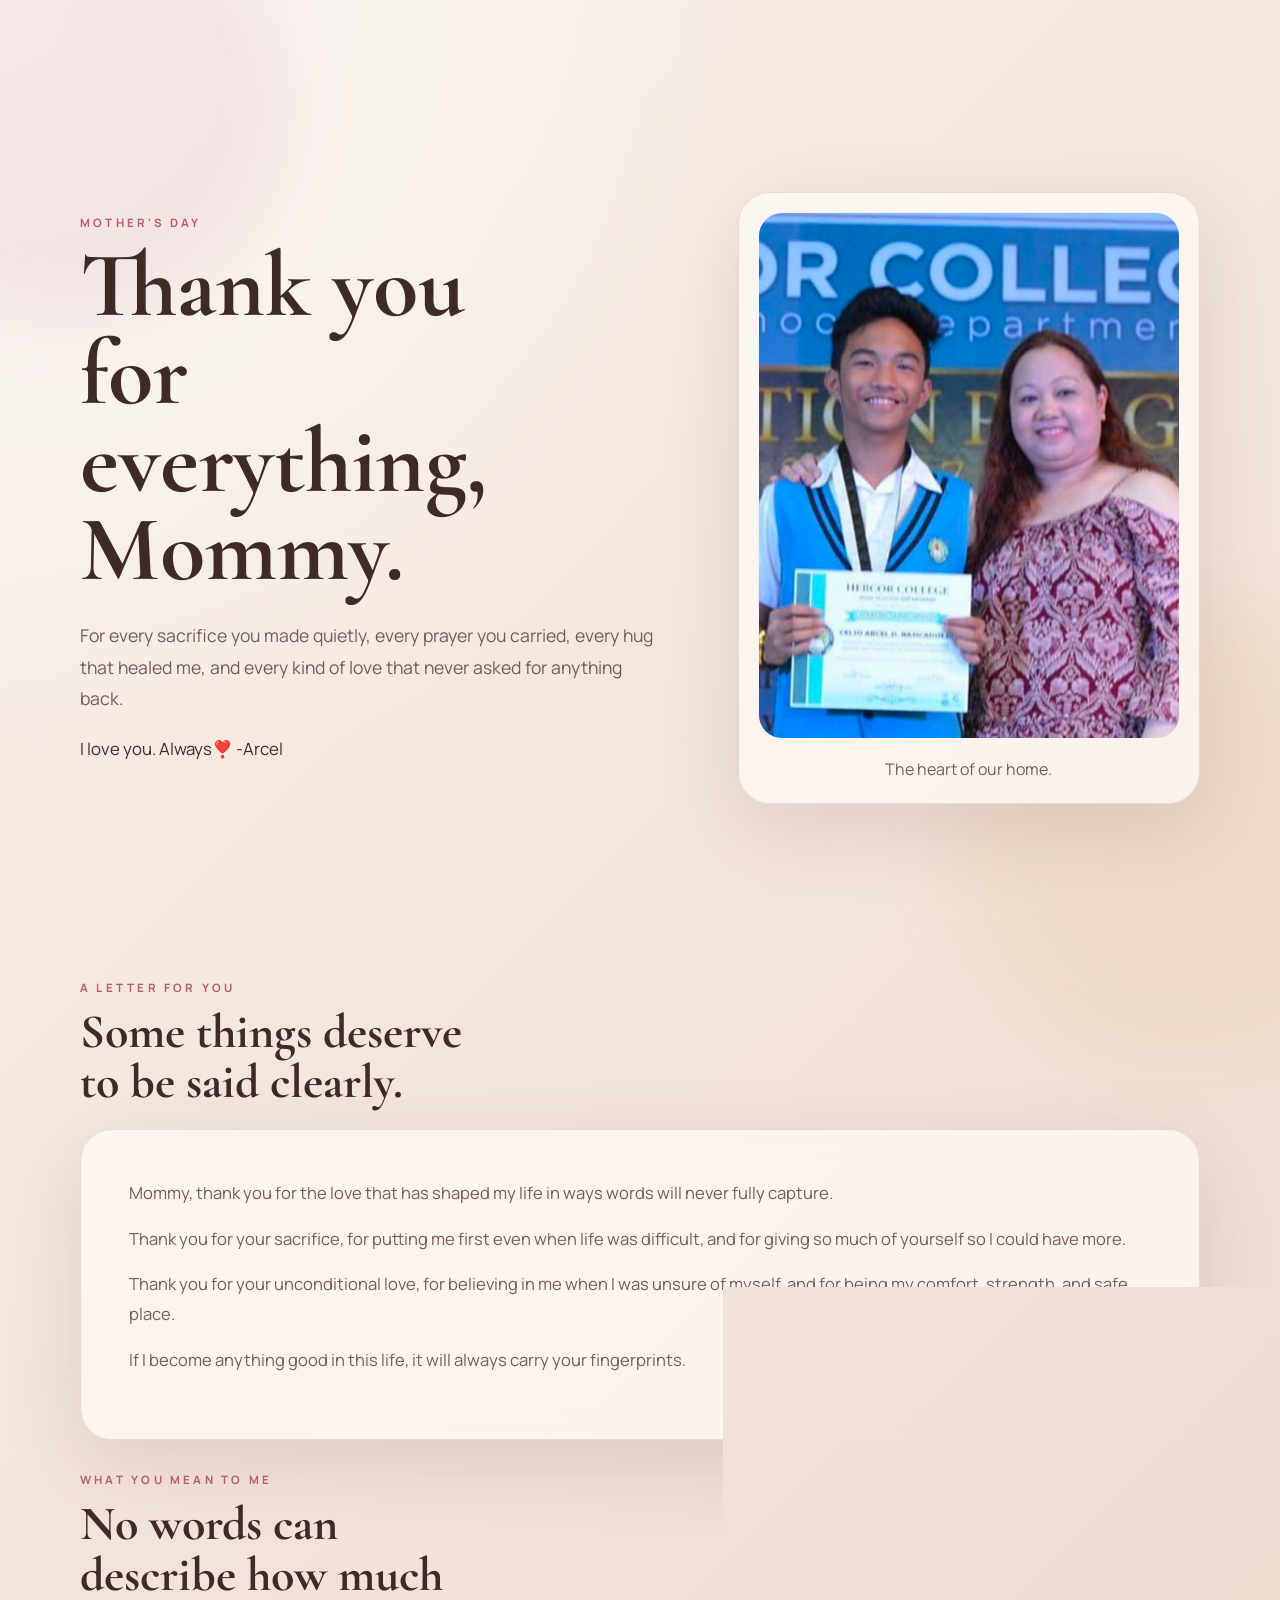
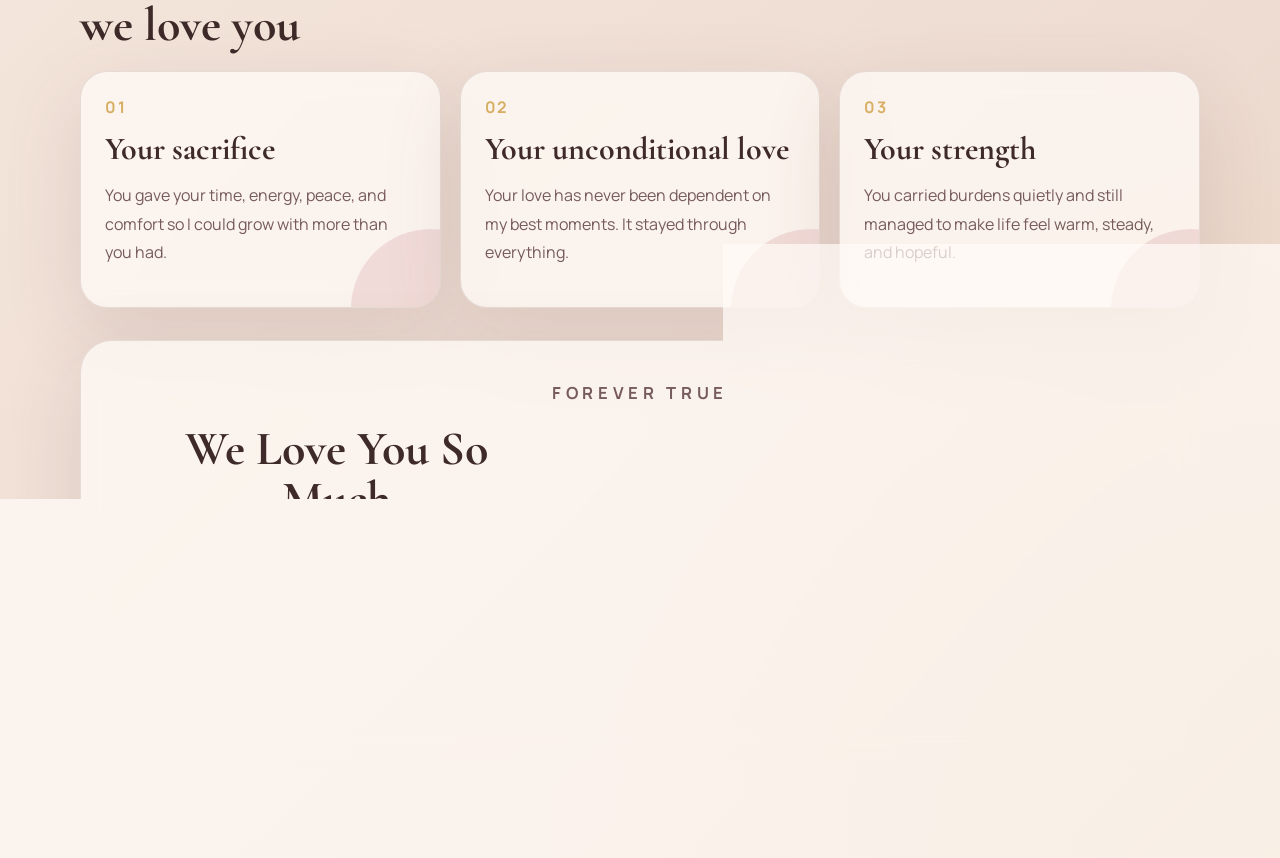
<file: index.html>
<!DOCTYPE html>
<html lang="en">
  <head>
    <meta charset="UTF-8" />
    <meta name="viewport" content="width=device-width, initial-scale=1.0" />
    <title>For Mommy, With Love</title>
    <link rel="preconnect" href="https://fonts.googleapis.com" />
    <link rel="preconnect" href="https://fonts.gstatic.com" crossorigin />
    <link
      href="https://fonts.googleapis.com/css2?family=Cormorant+Garamond:wght@400;500;600;700&family=Manrope:wght@400;500;600&display=swap"
      rel="stylesheet"
    />
    <link rel="stylesheet" href="style.css" />
  </head>
  <body>
    <div class="page-glow glow-left"></div>
    <div class="page-glow glow-right"></div>
    <div class="petals" aria-hidden="true"></div>

    <main class="shell">
      <section class="hero reveal">
        <div class="hero-copy">
          <p class="eyebrow">Mother's Day</p>
          <h1>Thank you for everything, Mommy.</h1>
          <p class="lede">
            For every sacrifice you made quietly, every prayer you carried,
            every hug that healed me, and every kind of love that never asked
            for anything back.
          </p>
          <p class="signature">I love you. Always❣️  -Arcel</p>
        </div>

        <div class="portrait-card">
          <div class="portrait-frame">
            <img
              src="images/bf8b063b-340c-4349-bfad-7f0e7c984e50.jpeg"
              alt="A beautiful photo of my mommy"
              class="portrait"
            />
            <div class="portrait-fallback">
              <span>Your mommy's photo goes here</span>
              <small>Place her image in the `images` folder and update the path here</small>
            </div>
          </div>
          <p class="caption">The heart of our home.</p>
        </div>
      </section>

      <section class="letter reveal">
        <div class="section-heading">
          <p class="eyebrow">A Letter For You</p>
          <h2>Some things deserve to be said clearly.</h2>
        </div>

        <div class="letter-card">
          <p>
            Mommy, thank you for the love that has shaped my life in ways words
            will never fully capture.
          </p>
          <p>
            Thank you for your sacrifice, for putting me first even when life
            was difficult, and for giving so much of yourself so I could have
            more.
          </p>
          <p>
            Thank you for your unconditional love, for believing in me when I
            was unsure of myself, and for being my comfort, strength, and safe
            place.
          </p>
          <p>
            If I become anything good in this life, it will always carry your
            fingerprints.
          </p>
        </div>
      </section>

      <section class="reasons reveal">
        <div class="section-heading">
          <p class="eyebrow">What You Mean To Me</p>
          <h2>No words can describe how much we love you</h2>
        </div>

        <div class="reason-grid">
          <article class="reason-card">
            <span class="reason-number">01</span>
            <h3>Your sacrifice</h3>
            <p>
              You gave your time, energy, peace, and comfort so I could grow
              with more than you had.
            </p>
          </article>

          <article class="reason-card">
            <span class="reason-number">02</span>
            <h3>Your unconditional love</h3>
            <p>
              Your love has never been dependent on my best moments. It stayed
              through everything.
            </p>
          </article>

          <article class="reason-card">
            <span class="reason-number">03</span>
            <h3>Your strength</h3>
            <p>
              You carried burdens quietly and still managed to make life feel
              warm, steady, and hopeful.
            </p>
          </article>
        </div>
      </section>

      <section class="closing reveal">
        <div class="closing-card">
          <p class="eyebrow">Forever True</p>
          <h2>We Love You So Much</h2>
          <p>
            Happy Mother's Day to the most beautiful soul I know. Thank you for
            everything you are, everything you've done, and every way you've
            loved me.
          </p>
          <p class="closing-line">I love you, Mommy.</p>
          <a class="gallery-link" href="photos.html">Please Open the photo page</a>
        </div>
      </section>
    </main>

    <script src="script.js"></script>
  </body>
</html>
</file>
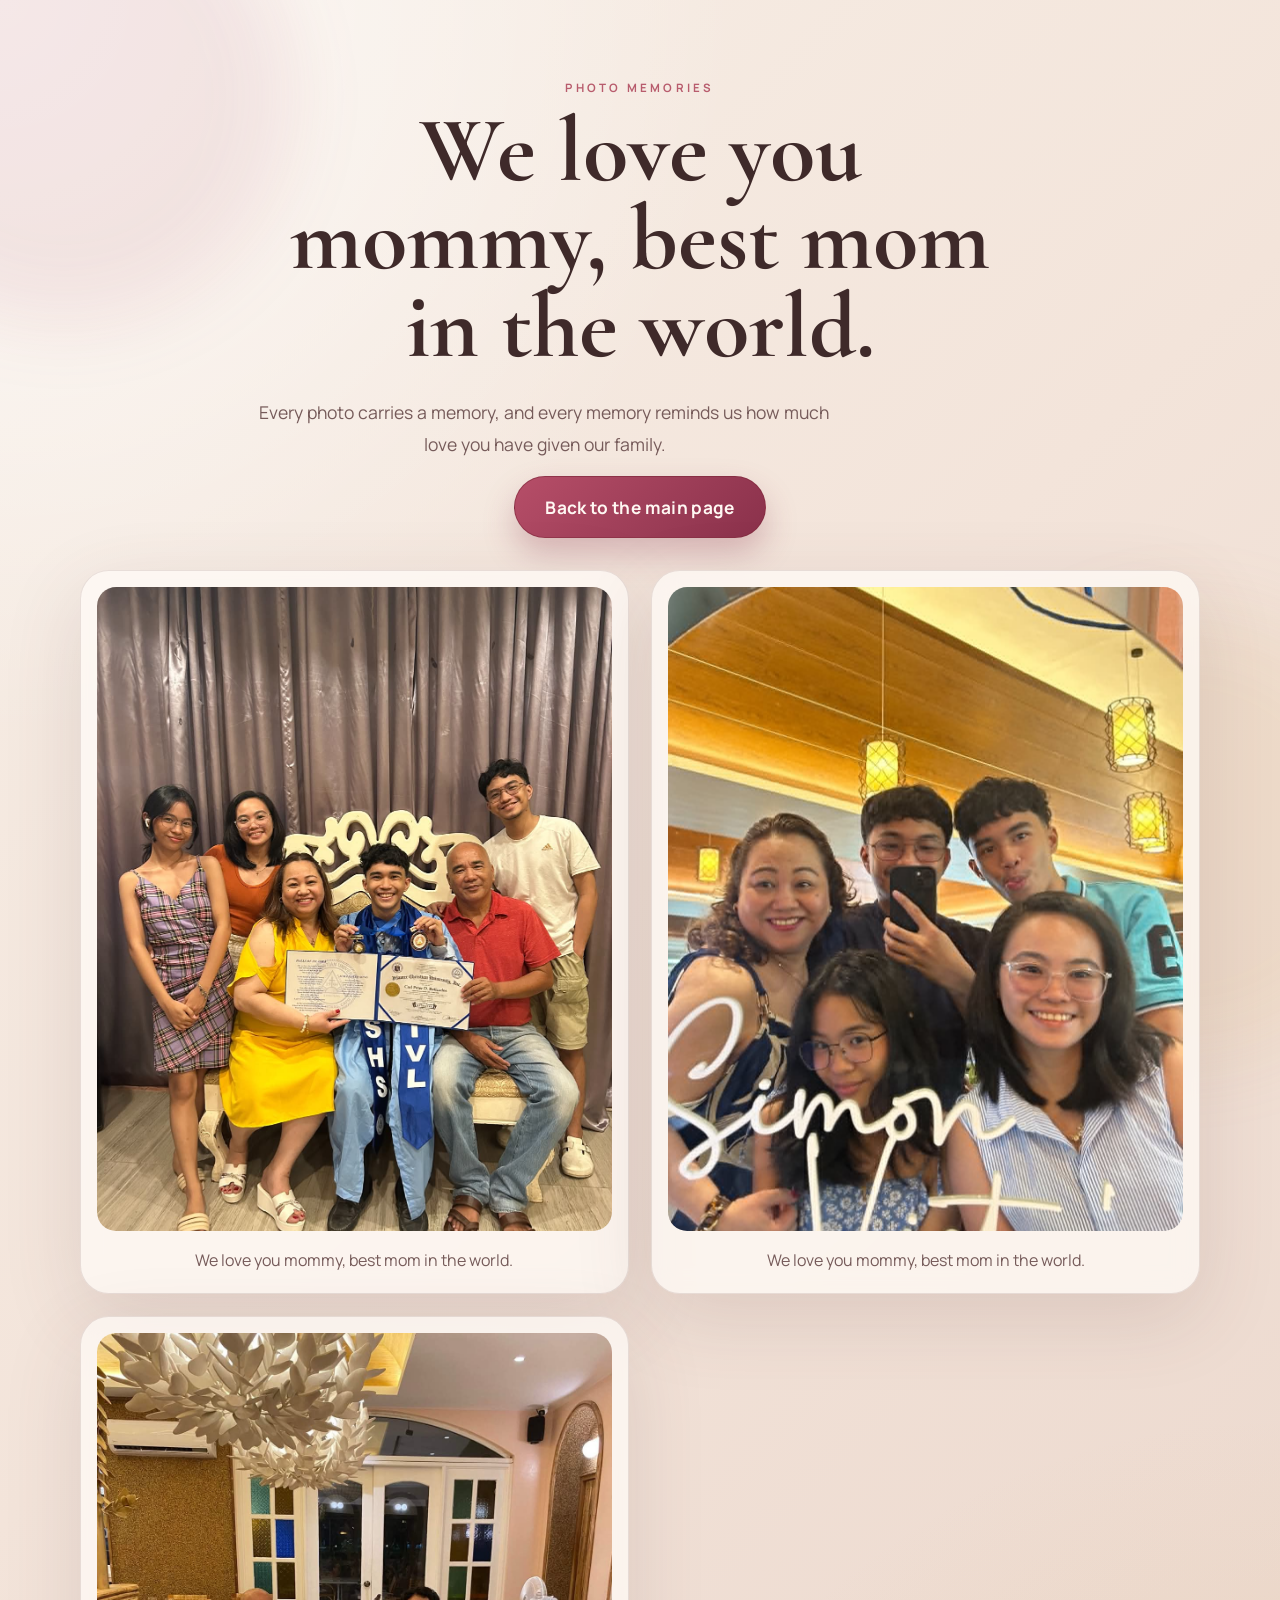
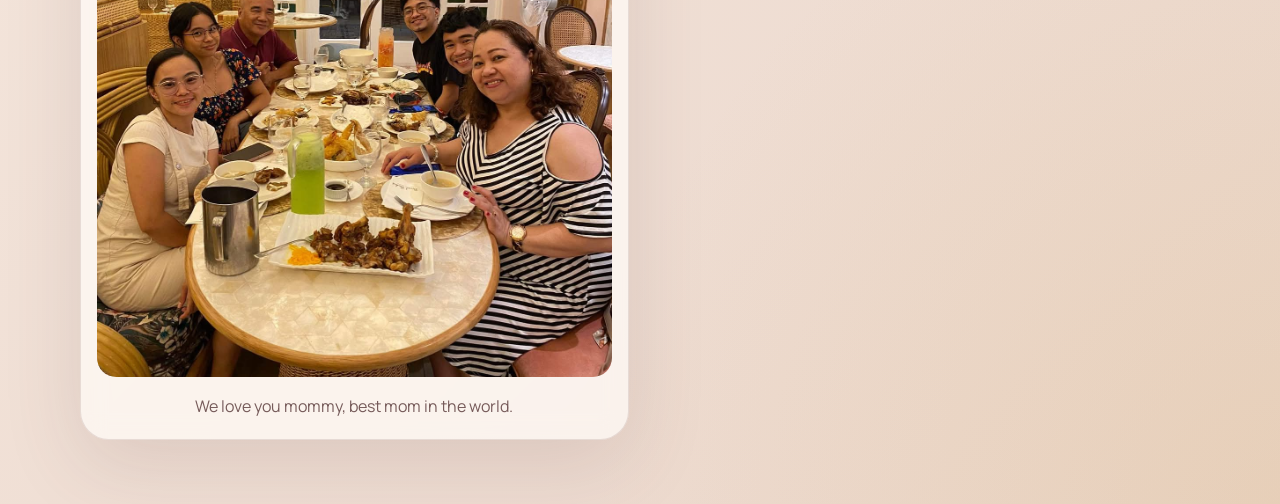
<file: photos.html>
<!DOCTYPE html>
<html lang="en">
  <head>
    <meta charset="UTF-8" />
    <meta name="viewport" content="width=device-width, initial-scale=1.0" />
    <title>Photos For Mommy</title>
    <link rel="preconnect" href="https://fonts.googleapis.com" />
    <link rel="preconnect" href="https://fonts.gstatic.com" crossorigin />
    <link
      href="https://fonts.googleapis.com/css2?family=Cormorant+Garamond:wght@400;500;600;700&family=Manrope:wght@400;500;600&display=swap"
      rel="stylesheet"
    />
    <link rel="stylesheet" href="style.css" />
  </head>
  <body>
    <div class="page-glow glow-left"></div>
    <div class="page-glow glow-right"></div>
    <div class="petals" aria-hidden="true"></div>

    <main class="shell gallery-shell">
      <section class="gallery-hero reveal">
        <p class="eyebrow">Photo Memories</p>
        <h1>We love you mommy, best mom in the world.</h1>
        <p class="lede">
          Every photo carries a memory, and every memory reminds us how much
          love you have given our family.
        </p>
        <a class="gallery-link" href="index.html">Back to the main page</a>
      </section>

      <section class="photo-gallery reveal">
        <div class="photo-grid" id="photo-grid"></div>
      </section>
    </main>

    <script src="script.js"></script>
  </body>
</html>
</file>
<file: style.css>
:root {
  --bg: #f7efe7;
  --bg-deep: #ead6cb;
  --ink: #3f2a2a;
  --muted: #765b5a;
  --rose: #b85c6d;
  --rose-soft: rgba(184, 92, 109, 0.16);
  --gold: #d7ae63;
  --card: rgba(255, 251, 247, 0.72);
  --border: rgba(107, 68, 68, 0.14);
  --shadow: 0 24px 80px rgba(102, 62, 62, 0.14);
}

* {
  box-sizing: border-box;
}

html {
  scroll-behavior: smooth;
}

body {
  margin: 0;
  min-height: 100vh;
  font-family: "Manrope", sans-serif;
  color: var(--ink);
  background:
    radial-gradient(circle at top left, rgba(255, 255, 255, 0.75), transparent 30%),
    radial-gradient(circle at bottom right, rgba(215, 174, 99, 0.18), transparent 28%),
    linear-gradient(135deg, var(--bg) 0%, #f3e4da 45%, var(--bg-deep) 100%);
  overflow-x: hidden;
}

img {
  display: block;
  max-width: 100%;
}

.page-glow {
  position: fixed;
  width: 28rem;
  height: 28rem;
  border-radius: 50%;
  filter: blur(40px);
  opacity: 0.55;
  pointer-events: none;
  z-index: 0;
}

.glow-left {
  top: -8rem;
  left: -10rem;
  background: rgba(184, 92, 109, 0.22);
}

.glow-right {
  right: -8rem;
  bottom: -10rem;
  background: rgba(215, 174, 99, 0.22);
}

.petals {
  position: fixed;
  inset: 0;
  pointer-events: none;
  overflow: hidden;
  z-index: 1;
}

.petal {
  position: absolute;
  top: -10%;
  width: 14px;
  height: 14px;
  background: linear-gradient(135deg, #f7ccd3, #cb6d82);
  border-radius: 70% 0 70% 0;
  opacity: 0.6;
  animation: fall linear forwards;
}

.shell {
  position: relative;
  z-index: 2;
  width: min(1120px, calc(100% - 2rem));
  margin: 0 auto;
  padding: 3rem 0 4rem;
}

.hero,
.letter,
.reasons,
.closing {
  margin-bottom: 2rem;
}

.hero {
  display: grid;
  grid-template-columns: 1.15fr 0.85fr;
  gap: 2rem;
  align-items: center;
  min-height: 100vh;
}

.eyebrow {
  margin: 0 0 0.75rem;
  text-transform: uppercase;
  letter-spacing: 0.28em;
  font-size: 0.72rem;
  color: var(--rose);
  font-weight: 700;
}

h1,
h2,
h3 {
  margin: 0;
  font-family: "Cormorant Garamond", serif;
  line-height: 0.95;
}

h1 {
  font-size: clamp(3.3rem, 8vw, 5.8rem);
  max-width: 11ch;
}

h2 {
  font-size: clamp(2rem, 4.6vw, 3rem);
  max-width: 18ch;
  line-height: 1.05;
}

h3 {
  font-size: 2rem;
  margin-bottom: 0.7rem;
}

.lede,
.letter-card p,
.reason-card p,
.closing-card p,
.caption,
.signature {
  line-height: 1.8;
  color: var(--muted);
}

.lede {
  max-width: 36rem;
  font-size: 1.1rem;
  margin: 1.6rem 0 0;
}

.signature {
  margin-top: 1.2rem;
  font-size: 1.05rem;
  color: var(--ink);
}

.portrait-card,
.letter-card,
.reason-card,
.closing-card {
  border: 1px solid var(--border);
  background: var(--card);
  backdrop-filter: blur(12px);
  box-shadow: var(--shadow);
}

.portrait-card {
  padding: 1.2rem;
  border-radius: 2rem;
}

.portrait-frame {
  position: relative;
  aspect-ratio: 4 / 5;
  border-radius: 1.5rem;
  overflow: hidden;
  background:
    linear-gradient(180deg, rgba(255, 255, 255, 0.45), rgba(255, 255, 255, 0.2)),
    linear-gradient(135deg, #f0ddd7, #e2c0ba);
  border: 1px solid rgba(255, 255, 255, 0.6);
}

.portrait {
  width: 100%;
  height: 100%;
  object-fit: cover;
  object-position: center top;
}

.portrait-fallback {
  position: absolute;
  inset: 0;
  display: none;
  place-items: center;
  align-content: center;
  padding: 1.5rem;
  text-align: center;
  color: var(--muted);
  background: linear-gradient(180deg, rgba(255, 249, 246, 0.85), rgba(247, 230, 225, 0.92));
}

.portrait-fallback span {
  display: block;
  font-family: "Cormorant Garamond", serif;
  font-size: 2rem;
  color: var(--ink);
}

.portrait-fallback small {
  display: block;
  margin-top: 0.5rem;
  font-size: 0.88rem;
}

.caption {
  margin: 1rem 0 0;
  text-align: center;
}

.section-heading {
  margin-bottom: 1.3rem;
}

.letter-card,
.closing-card {
  padding: clamp(1.5rem, 4vw, 3rem);
  border-radius: 2rem;
}

.letter-card p,
.closing-card p {
  margin: 0 0 1rem;
  font-size: 1.04rem;
}

.reason-grid {
  display: grid;
  grid-template-columns: repeat(3, minmax(0, 1fr));
  gap: 1.2rem;
}

.reason-card {
  padding: 1.5rem;
  border-radius: 1.7rem;
  position: relative;
  overflow: hidden;
}

.reason-card::after {
  content: "";
  position: absolute;
  inset: auto -20% -35% auto;
  width: 10rem;
  height: 10rem;
  border-radius: 50%;
  background: var(--rose-soft);
}

.reason-number {
  display: inline-block;
  margin-bottom: 1rem;
  color: var(--gold);
  font-weight: 700;
  letter-spacing: 0.1em;
}

.closing-card {
  text-align: center;
  padding-top: 2.3rem;
  padding-bottom: 2.3rem;
}

.closing-line {
  font-family: "Cormorant Garamond", serif;
  color: var(--ink);
  font-size: clamp(2rem, 4vw, 3rem);
  margin-bottom: 0;
}

.gallery-link {
  display: inline-flex;
  align-items: center;
  justify-content: center;
  margin-top: 1rem;
  padding: 1.15rem 1.9rem;
  border-radius: 999px;
  border: 1px solid rgba(128, 42, 61, 0.6);
  background: linear-gradient(135deg, #b64e68, #8a314b);
  color: #fff8f3;
  text-decoration: none;
  font-size: 1.08rem;
  font-weight: 700;
  letter-spacing: 0.02em;
  box-shadow: 0 16px 32px rgba(138, 49, 75, 0.28);
  transition:
    transform 220ms ease,
    background 220ms ease;
}

.gallery-link:hover {
  transform: translateY(-2px);
  background: linear-gradient(135deg, #c85e79, #972f4d);
}

.gallery-shell {
  padding-top: 5rem;
}

.gallery-hero {
  text-align: center;
  max-width: 48rem;
  margin: 0 auto 2rem;
}

.gallery-hero h1 {
  max-width: none;
}

.photo-grid {
  display: grid;
  grid-template-columns: repeat(2, minmax(0, 1fr));
  gap: 1.4rem;
}

.photo-card {
  margin: 0;
  padding: 1rem;
  border-radius: 1.8rem;
  border: 1px solid var(--border);
  background: var(--card);
  backdrop-filter: blur(12px);
  box-shadow: var(--shadow);
}

.photo-card img {
  width: 100%;
  aspect-ratio: 4 / 5;
  object-fit: cover;
  border-radius: 1.2rem;
}

.photo-card figcaption {
  padding: 1rem 0 0.2rem;
  text-align: center;
  color: var(--muted);
  line-height: 1.7;
}

.reveal {
  opacity: 0;
  transform: translateY(28px);
  transition:
    opacity 800ms ease,
    transform 800ms ease;
}

.reveal.is-visible {
  opacity: 1;
  transform: translateY(0);
}

@keyframes fall {
  to {
    transform: translate3d(var(--drift, 0), 115vh, 0) rotate(540deg);
  }
}

@media (max-width: 900px) {
  .hero {
    grid-template-columns: 1fr;
    min-height: auto;
    padding-top: 4rem;
  }

  .hero-copy {
    order: 2;
  }

  .portrait-card {
    order: 1;
    max-width: 30rem;
    margin: 0 auto;
  }

  .reason-grid {
    grid-template-columns: 1fr;
  }

  .photo-grid {
    grid-template-columns: 1fr;
  }

  h1 {
    max-width: 13ch;
  }
}

@media (max-width: 640px) {
  .shell {
    width: min(100% - 1rem, 1120px);
    padding-top: 1rem;
  }

  .portrait-card,
  .letter-card,
  .reason-card,
  .closing-card {
    border-radius: 1.4rem;
  }

  h1 {
    font-size: clamp(2.8rem, 14vw, 4.1rem);
  }

  h2 {
    line-height: 1;
  }
}
</file>
